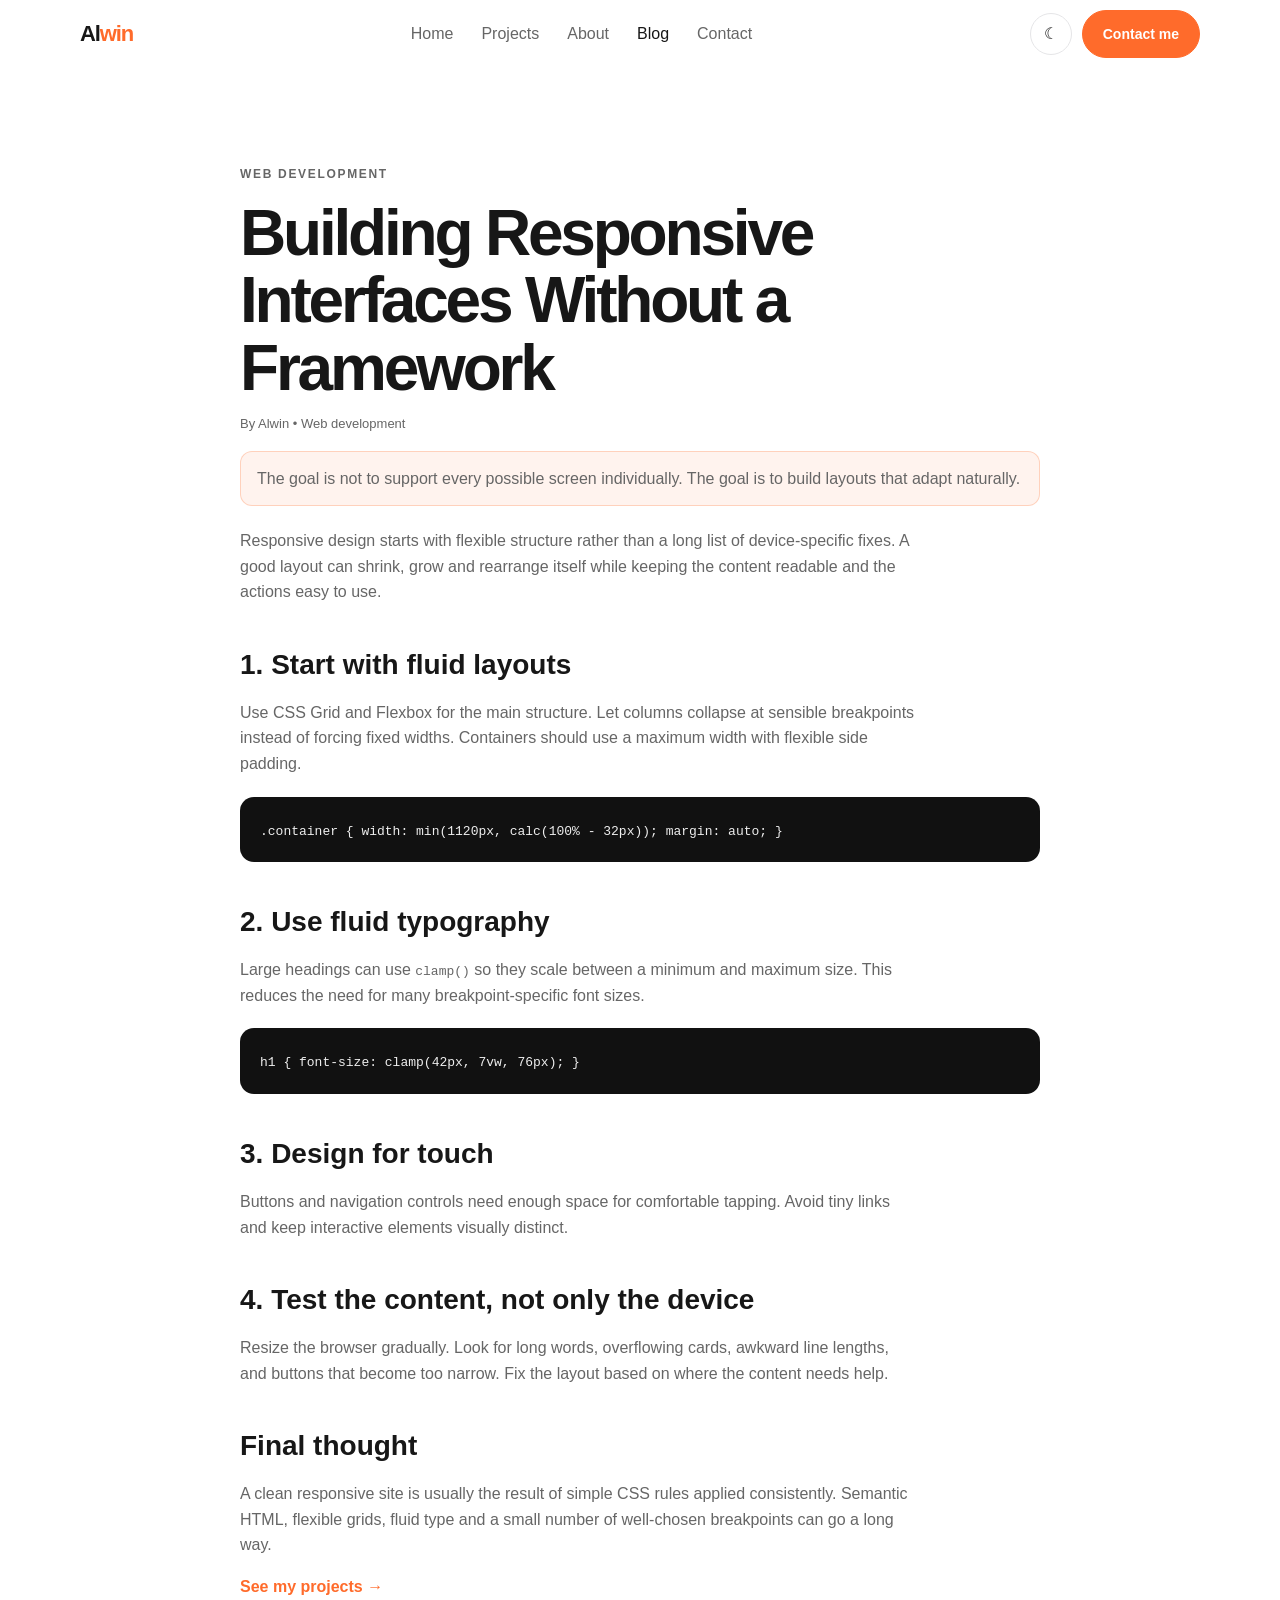
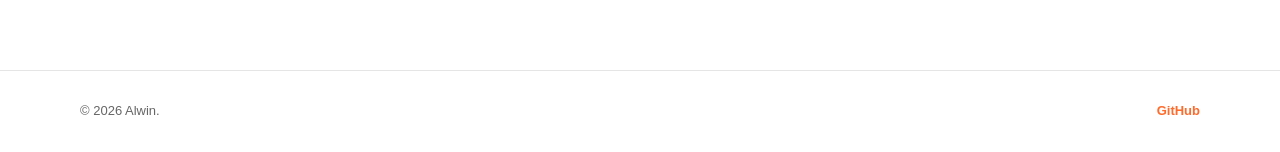
<file: blog-article.html>
<!doctype html>
<html lang="en">

<head>
    <meta charset="utf-8">
    <meta name="viewport" content="width=device-width,initial-scale=1">
    <meta name="description" content="Alwin — Building responsive interfaces without a framework">
    <title>Building Responsive Interfaces — Alwin</title>
    <link rel="stylesheet" href="style.css">
</head>

<body>
    <div class="progress"></div>
    <header class="site-header">
        <div class="container nav"><a class="brand" href="index.html">Al<span>win</span></a>
            <nav>
                <ul class="nav-links">
                    <li><a href="index.html">Home</a></li>
                    <li><a href="projects.html">Projects</a></li>
                    <li><a href="index.html#about">About</a></li>
                    <li><a class="active" href="blog.html">Blog</a></li>
                    <li><a href="index.html#contact">Contact</a></li>
                </ul>
            </nav>
            <div class="nav-actions"><button class="icon-btn" data-theme-toggle>☾</button><a class="btn btn-primary"
                    href="index.html#contact">Contact me</a><button class="menu-btn" data-menu-toggle
                    aria-expanded="false">☰</button></div>
        </div>
        <div class="mobile-nav">
            <div class="container"><a href="index.html">Home</a><a href="projects.html">Projects</a><a
                    href="index.html#about">About</a><a href="blog.html">Blog</a><a
                    href="index.html#contact">Contact</a></div>
        </div>
    </header>
    <main>
        <section class="page-hero">
            <div class="container article">
                <p class="eyebrow">Web Development</p>
                <h1>Building Responsive Interfaces Without a Framework</h1>
                <p class="article-meta">By Alwin • Web development</p>
                <div class="notice">The goal is not to support every possible screen individually. The goal is to build
                    layouts that adapt naturally.</div>
                <article class="article">
                    <p>Responsive design starts with flexible structure rather than a long list of device-specific
                        fixes. A good layout can shrink, grow and rearrange itself while keeping the content readable
                        and the actions easy to use.</p>
                    <h2>1. Start with fluid layouts</h2>
                    <p>Use CSS Grid and Flexbox for the main structure. Let columns collapse at sensible breakpoints
                        instead of forcing fixed widths. Containers should use a maximum width with flexible side
                        padding.</p>
                    <div class="code"><code>.container { width: min(1120px, calc(100% - 32px)); margin: auto; }</code>
                    </div>
                    <h2>2. Use fluid typography</h2>
                    <p>Large headings can use <code>clamp()</code> so they scale between a minimum and maximum size.
                        This reduces the need for many breakpoint-specific font sizes.</p>
                    <div class="code"><code>h1 { font-size: clamp(42px, 7vw, 76px); }</code></div>
                    <h2>3. Design for touch</h2>
                    <p>Buttons and navigation controls need enough space for comfortable tapping. Avoid tiny links and
                        keep interactive elements visually distinct.</p>
                    <h2>4. Test the content, not only the device</h2>
                    <p>Resize the browser gradually. Look for long words, overflowing cards, awkward line lengths, and
                        buttons that become too narrow. Fix the layout based on where the content needs help.</p>
                    <h2>Final thought</h2>
                    <p>A clean responsive site is usually the result of simple CSS rules applied consistently. Semantic
                        HTML, flexible grids, fluid type and a small number of well-chosen breakpoints can go a long
                        way.</p>
                    <p><a class="github" href="projects.html">See my projects →</a></p>
                </article>
            </div>
        </section>
    </main>
    <footer class="footer">
        <div class="container footer-row"><span>© <span data-year></span> Alwin.</span><a class="github"
                href="https://github.com/alwin-codexstar" target="_blank" rel="noopener">GitHub</a></div>
    </footer>
    <script src="script.js"></script>
</body>

</html>
</file>
<file: style.css>
:root {
    --bg: #fff;
    --surface: #f7f7f8;
    --surface2: #fff;
    --text: #171717;
    --muted: #666;
    --border: #e5e5e7;
    --accent: #ff6b2b;
    --accent2: #e85a1d;
    --header: rgba(255, 255, 255, 0.88);
    --shadow: 0 12px 35px rgba(0, 0, 0, 0.07);
}
[data-theme="dark"] {
    --bg: #0b0b0d;
    --surface: #141416;
    --surface2: #18181b;
    --text: #f5f5f5;
    --muted: #a1a1aa;
    --border: #29292d;
    --accent: #ff7a3d;
    --accent2: #ff925f;
    --header: rgba(11, 11, 13, 0.88);
    --shadow: 0 12px 35px rgba(0, 0, 0, 0.3);
}
* {
    box-sizing: border-box;
    margin: 0;
    padding: 0;
}
html {
    scroll-behavior: smooth;
    scroll-padding-top: 80px;
}
body {
    font-family: Arial, Helvetica, sans-serif;
    background: var(--bg);
    color: var(--text);
    line-height: 1.6;
    transition:
        background 0.25s,
        color 0.25s;
    overflow-x: hidden;
}
a {
    color: inherit;
    text-decoration: none;
}
img {
    max-width: 100%;
    display: block;
}
button,
input,
textarea {
    font: inherit;
}
button {
    cursor: pointer;
}
.container {
    width: min(1120px, calc(100% - 32px));
    margin: auto;
}
.skip {
    position: absolute;
    left: -9999px;
}
.skip:focus {
    left: 16px;
    top: 16px;
    z-index: 999;
    background: var(--bg);
    padding: 10px 14px;
    border-radius: 8px;
}
.site-header {
    position: fixed;
    top: 0;
    left: 0;
    right: 0;
    z-index: 100;
    background: var(--header);
    backdrop-filter: blur(14px);
    border-bottom: 1px solid transparent;
}
.site-header.scrolled {
    border-color: var(--border);
    box-shadow: 0 5px 20px rgba(0, 0, 0, 0.04);
}
.nav {
    height: 68px;
    display: flex;
    align-items: center;
    justify-content: space-between;
    gap: 20px;
}
.brand {
    font-size: 22px;
    font-weight: 800;
    letter-spacing: -0.05em;
}
.brand span,
.accent {
    color: var(--accent);
}
.nav-links {
    display: flex;
    gap: 28px;
    align-items: center;
    list-style: none;
    font-size: 16px;
    color: var(--muted);
}
.nav-links a:hover,
.nav-links a.active {
    color: var(--text);
}
.nav-actions {
    display: flex;
    align-items: center;
    gap: 10px;
}
.icon-btn,
.menu-btn {
    width: 42px;
    height: 42px;
    border: 1px solid var(--border);
    background: var(--surface2);
    color: var(--text);
    border-radius: 50%;
    display: grid;
    place-items: center;
}
.icon-btn:hover,
.menu-btn:hover {
    border-color: var(--accent);
    color: var(--accent);
}
.menu-btn {
    display: none;
}
.theme-icon {
    font-size: 18px;
}
.btn {
    display: inline-flex;
    align-items: center;
    justify-content: center;
    gap: 8px;
    padding: 12px 20px;
    border-radius: 999px;
    border: 1px solid var(--border);
    font-weight: 700;
    font-size: 14px;
    transition: 0.2s;
}
.btn-primary {
    background: var(--accent);
    color: #fff;
    border-color: var(--accent);
}
.btn-primary:hover {
    background: var(--accent2);
    transform: translateY(-1px);
}
.btn-secondary:hover {
    border-color: var(--accent);
    color: var(--accent);
}
.mobile-nav {
    display: none;
    border-top: 1px solid var(--border);
    background: var(--bg);
    padding: 14px 16px;
}
.mobile-nav.open {
    display: block;
}
.mobile-nav a {
    display: block;
    padding: 12px 4px;
    color: var(--muted);
}
.mobile-nav a:hover {
    color: var(--accent);
}
main {
    padding-top: 68px;
}
.hero {
    min-height: calc(100vh - 68px);
    display: grid;
    place-items: center;
    padding: 72px 0;
    position: relative;
}
.hero-grid {
    display: grid;
    grid-template-columns: 1.1fr 0.9fr;
    gap: 60px;
    align-items: center;
}
.eyebrow {
    text-transform: uppercase;
    letter-spacing: 0.14em;
    font-size: 12px;
    font-weight: 800;
    color: var(--accent);
    margin-bottom: 14px;
}
.hero h1 {
    font-size: clamp(42px, 7vw, 76px);
    line-height: 1.02;
    letter-spacing: -0.055em;
    margin-bottom: 22px;
}
.hero p.lead {
    font-size: clamp(17px, 2vw, 20px);
    color: var(--muted);
    max-width: 650px;
    margin-bottom: 30px;
}
.actions {
    display: flex;
    flex-wrap: wrap;
    gap: 12px;
}
.stats {
    display: flex;
    gap: 34px;
    flex-wrap: wrap;
    margin-top: 38px;
    padding-top: 24px;
    border-top: 1px solid var(--border);
}
.stat strong {
    display: block;
    font-size: 27px;
}
.stat span {
    font-size: 12px;
    color: var(--muted);
}
.hero-card {
    background: var(--surface);
    border: 1px solid var(--border);
    border-radius: 28px;
    padding: 18px;
    box-shadow: var(--shadow);
}
.hero-card img {
    width: 100%;
    aspect-ratio: 1/1;
    object-fit: cover;
    border-radius: 20px;
}
.hero-card .badge {
    margin-top: 14px;
    display: inline-flex;
    padding: 8px 12px;
    border-radius: 999px;
    background: var(--accent);
    color: #fff;
    font-size: 12px;
    font-weight: 700;
}
section {
    padding: 90px 0;
}
.section-head {
    margin-bottom: 38px;
}
.section-head h2 {
    font-size: clamp(32px, 5vw, 50px);
    line-height: 1.05;
    letter-spacing: -0.04em;
    margin-bottom: 10px;
}
.section-head p {
    color: var(--muted);
    max-width: 680px;
}
.surface {
    background: var(--surface);
}
.grid-3 {
    display: grid;
    grid-template-columns: repeat(3, 1fr);
    gap: 20px;
}
.grid-2 {
    display: grid;
    grid-template-columns: repeat(2, 1fr);
    gap: 20px;
}
.card {
    background: var(--surface2);
    border: 1px solid var(--border);
    border-radius: 20px;
    padding: 26px;
    transition: 0.25s;
}
.card:hover {
    transform: translateY(-4px);
    border-color: var(--accent);
    box-shadow: var(--shadow);
}
.icon {
    width: 48px;
    height: 48px;
    border-radius: 14px;
    display: grid;
    place-items: center;
    background: rgba(255, 107, 43, 0.1);
    color: var(--accent);
    font-size: 22px;
    margin-bottom: 18px;
}
.card h3 {
    font-size: 21px;
    margin-bottom: 8px;
}
.card p {
    color: var(--muted);
    font-size: 14px;
}
.project {
    overflow: hidden;
    padding: 0;
}
.project img {
    width: 100%;
    aspect-ratio: 16/10;
    object-fit: cover;
    background: var(--surface);
}
.project-body {
    padding: 22px;
}
.tags {
    display: flex;
    flex-wrap: wrap;
    gap: 7px;
    margin-bottom: 13px;
}
.tag {
    font-size: 11px;
    padding: 5px 9px;
    border-radius: 999px;
    background: var(--surface);
    border: 1px solid var(--border);
    color: var(--muted);
}
.tag.accent-tag {
    color: var(--accent);
    border-color: rgba(255, 107, 43, 0.35);
    background: rgba(255, 107, 43, 0.08);
}
.project h3 {
    margin-bottom: 8px;
}
.project a.more {
    display: inline-block;
    margin-top: 15px;
    color: var(--accent);
    font-size: 13px;
    font-weight: 700;
}
.about-grid {
    display: grid;
    grid-template-columns: 0.8fr 1.2fr;
    gap: 60px;
    align-items: center;
}
.about-image {
    border-radius: 26px;
    border: 1px solid var(--border);
    background: var(--surface);
    padding: 12px;
}
.about-image img {
    border-radius: 18px;
    aspect-ratio: 1;
    object-fit: cover;
}
.skills {
    display: flex;
    flex-wrap: wrap;
    gap: 8px;
    margin-top: 22px;
}
.skill {
    padding: 8px 12px;
    border: 1px solid var(--border);
    border-radius: 999px;
    font-size: 13px;
    background: var(--surface2);
}
.cta {
    background: #151518;
    color: #fff;
    border-radius: 28px;
    padding: 48px;
}
.cta p {
    color: #a1a1aa;
    max-width: 650px;
    margin: 12px 0 24px;
}
.cta .btn-secondary {
    border-color: #444;
    color: #fff;
}
.form {
    display: grid;
    gap: 14px;
}
.field {
    display: grid;
    gap: 7px;
}
.field label {
    font-size: 12px;
    color: var(--muted);
    font-weight: 700;
}
.field input,
.field textarea {
    width: 100%;
    padding: 13px 14px;
    border: 1px solid var(--border);
    border-radius: 12px;
    background: var(--surface2);
    color: var(--text);
    outline: none;
}
.field input:focus,
.field textarea:focus {
    border-color: var(--accent);
}
.footer {
    border-top: 1px solid var(--border);
    padding: 30px 0;
    color: var(--muted);
    font-size: 13px;
}
.footer-row {
    display: flex;
    justify-content: space-between;
    gap: 20px;
    flex-wrap: wrap;
}
.github {
    color: var(--accent);
    font-weight: 700;
}
.page-hero {
    padding: 85px 0 55px;
}
.page-hero h1 {
    font-size: clamp(40px, 6vw, 64px);
    letter-spacing: -0.05em;
    line-height: 1.05;
}
.page-hero p {
    color: var(--muted);
    max-width: 680px;
    margin-top: 12px;
}
.filters {
    display: flex;
    flex-wrap: wrap;
    gap: 8px;
    margin-top: 25px;
}
.filter {
    border: 1px solid var(--border);
    background: var(--surface2);
    color: var(--muted);
    padding: 9px 14px;
    border-radius: 999px;
}
.filter.active,
.filter:hover {
    background: var(--accent);
    border-color: var(--accent);
    color: #fff;
}
.article {
    max-width: 800px;
    margin: auto;
}
.article-meta {
    color: var(--muted);
    font-size: 13px;
    margin: 14px 0 30px;
}
.article h2 {
    font-size: 28px;
    margin: 38px 0 12px;
}
.article p,
.article li {
    color: var(--muted);
    margin-bottom: 16px;
}
.article ul {
    padding-left: 20px;
}
.code {
    background: #111;
    color: #eee;
    padding: 20px;
    border-radius: 14px;
    overflow: auto;
    margin: 20px 0;
}
.progress {
    position: fixed;
    top: 0;
    left: 0;
    height: 3px;
    background: var(--accent);
    z-index: 999;
    width: 0;
}
.reveal {
    opacity: 0;
    transform: translateY(18px);
    transition: 0.55s;
}
.reveal.visible {
    opacity: 1;
    transform: none;
}
.notice {
    padding: 14px 16px;
    background: rgba(255, 107, 43, 0.08);
    border: 1px solid rgba(255, 107, 43, 0.25);
    border-radius: 12px;
    color: var(--muted);
    margin-bottom: 22px;
}
@media (max-width: 900px) {
    .nav-links {
        display: none;
    }
    .menu-btn {
        display: grid;
    }
    .hero-grid,
    .about-grid {
        grid-template-columns: 1fr;
        gap: 38px;
    }
    .hero {
        padding: 58px 0;
    }
    .hero-card {
        max-width: 520px;
        margin: auto;
    }
    .grid-3 {
        grid-template-columns: repeat(2, 1fr);
    }
    .cta {
        padding: 34px;
    }
}
@media (max-width: 620px) {
    .container {
        width: min(100% - 24px, 1120px);
    }
    .nav {
        height: 62px;
    }
    .site-header {
        background: var(--bg);
    }
    main {
        padding-top: 62px;
    }
    .hero {
        min-height: auto;
        padding: 62px 0 72px;
    }
    .hero h1 {
        font-size: clamp(40px, 14vw, 58px);
    }
    .hero p.lead {
        font-size: 16px;
    }
    .actions .btn {
        width: 100%;
    }
    .stats {
        gap: 22px;
    }
    .grid-3,
    .grid-2 {
        grid-template-columns: 1fr;
    }
    section {
        padding: 68px 0;
    }
    .section-head {
        margin-bottom: 28px;
    }
    .card {
        padding: 22px;
    }
    .page-hero {
        padding: 62px 0 40px;
    }
    .page-hero h1 {
        font-size: 42px;
    }
    .cta {
        padding: 28px 22px;
        border-radius: 20px;
    }
    .footer-row {
        flex-direction: column;
    }
    .nav-actions {
        gap: 7px;
    }
    .nav-actions .btn {
        display: none;
    }
    .icon-btn,
    .menu-btn {
        width: 40px;
        height: 40px;
    }
    .article h2 {
        font-size: 24px;
    }
    .project img {
        aspect-ratio: 16/10;
    }
}
@media (prefers-reduced-motion: reduce) {
    html {
        scroll-behavior: auto;
    }
    *,
    *::before,
    *::after {
        transition: none !important;
        animation: none !important;
    }
    .reveal {
        opacity: 1;
        transform: none;
    }
}
</file>
